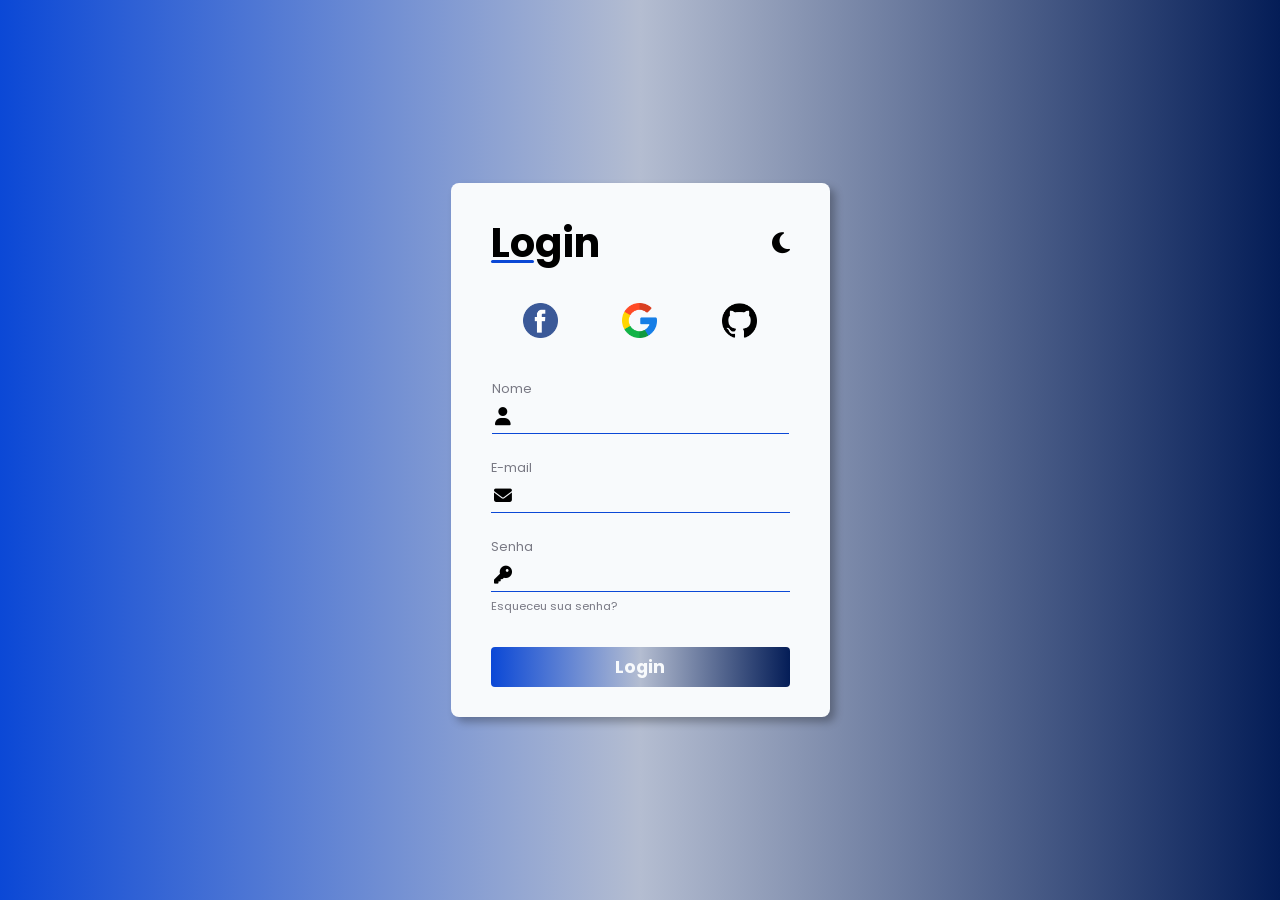
<file: index.html>
<!DOCTYPE html>
<html lang="pt-br
">
<head>
    <meta charset="UTF-8">
    <meta http-equiv="X-UA-Compatible" content="IE=edge">
    <meta name="viewport" content="width=device-width, initial-scale=1.0">
    <link rel="stylesheet" href="https://cdnjs.cloudflare.com/ajax/libs/font-awesome/6.2.1/css/all.min.css" integrity="sha512-MV7K8+y+gLIBoVD59lQIYicR65iaqukzvf/nwasF0nqhPay5w/9lJmVM2hMDcnK1OnMGCdVK+iQrJ7lzPJQd1w==" crossorigin="anonymous" referrerpolicy="no-referrer" />
<link rel="stylesheet" href="css/stlyle.css">

    <title>Login Dark/Light</title>
</head>

<body>
    <main id="container">
        <form id="login">
            
            <div id="form_header">
                <h1>Login</h1>
                <i id ="mode_icon" class =" fa-solid fa-moon"> </i >
            </div>

            <div id="social_media">
                <a href="#">
                    <img src="imagens/facebook.png" alt="Facebook logo">
                </a>
                <a href="#">
                    <img src="imagens/google.png" alt="Google logo">
                </a>
                <a href="#">
                    <img src="imagens/github.png" alt="GitHub logo">
                </a>
            </div>

            <div id="inputs">
                <div class="input_box">
                    <label for="name">Nome
                     <div class="input_field">
                        <i  class = "fa-solid fa-user " > </i >
                        <input type="text" id="name" name="name">    
                     </div>   
                    </label>
                </div>
          

                <div class="input_box">
                    <label for="email">E-mail
                     <div class="input_field">
                        <i  class = "fa-solid fa-envelope " > </i >
                        <input type="text" id="email" name="email">    
                     </div>   
                    </label>
                </div>

                 <div class="input_box">
                    <label for="senha">Senha
                     <div class="input_field">
                        <i  class = "fa-solid fa-key " > </i >
                        <input type="password" id="senha" name="senha">    
                     </div>   
                    </label>
                    <div id="forgot_password">
                        <a href="#">Esqueceu sua senha?</a>
                    </div>
                 </div>

            </div>

            <button type="submit" id="login_button"    >Login</button>

            





        </form>
    </main>

    <script type="text/javascript" src="js/script.js"></script>
    
</body>
</html>
</file>
<file: css/stlyle.css>
@import url('https://fonts.googleapis.com/css2?family=Poppins:wght@100;200;300;400&display=swap');

:root{
    --color-light-50: #f8fafc;

    --color-dark-50: #797984;
    --color-dark-100: #312d37;
    --color-dark-900: #000;

    --color-blue-50: #0B48D6;
    --color-blue-100: #B4BDD1;
    --color-blue-200: #041D57;

    --color-gradient: linear-gradient(90deg, var(--color-blue-50), var(--color-blue-100), var(--color-blue-200));
}

*{
    font-family: 'Poppins', sans-serif;
    margin: 0;
    padding: 0;
    box-sizing: border-box;
}

#container{
    height: 100vh;
    width: 100%;
    display: flex;
    justify-content: center;
    align-items: center;
    background: var(--color-gradient);
}

#login{
    background-color: var(--color-light-50);
    display: flex;
    flex-direction: column;
    padding: 30px 40px;
    border-radius: 8px;
    gap: 30px;
    box-shadow: 5px 5px 8px rgba(0, 0, 0, 0.295);
    height: fit-content;
    animation: dark-to-light 0.3s ease-in-out;
}

#form_header{
    display: flex;
    align-items: center;
    justify-content: space-between;
}

#form_header h1{
    font-size: 2.5em;
    position: relative;
}

#form_header h1::before{
    position: absolute;
    content: '';
    width: 40%;
    background-color: var(--color-blue-50);
    height: 3px;
    bottom: 10px;
    border-radius: 5px;
}

#mode_icon{
    cursor: pointer;
    font-size: 1.5em;
}

#social_media{
    display: flex;
    justify-content: space-around;

}

#social_media img{
    width: 35px;
}

#social_media img:hover{
    transform: scale(1.2);
}

#inputs{
    display: flex;
    align-items: center;
    justify-content: center;
    flex-direction: column;
    gap: 20px;
}

.input_box label{
    font-size: 0.8em;
    color: var(--color-dark-50);
}

.input_field{
    display: flex;
    align-items: center;
    gap: 15px;
    padding: 3px;
    border-bottom: 1px solid var(--color-blue-50);
    cursor: text;
}

.input_field i{
    font-size: 1.4em;
    color: var(--color-dark-900);
    cursor: text;
}

.input_field input{
    border: none;
    width: 260px;
    background-color: transparent;
    font-size: 1.4em;
    padding: 0px 5px;
}

.input_field input:focus{
    outline: none;
}

#forgot_password a{
    text-decoration: none;
    font-size: 0.7em;
    color: var(--color-dark-50);
}

#forgot_password a:hover{
    color: var(--color-blue-50);
}

#login_button{
    border: none;
    background: var(--color-gradient);
    padding: 7px;
    border-radius: 4px;
    color: var(--color-light-50);
    font-weight: bold;
    font-size: 1.1em;
    cursor: pointer;
}

#login_button:hover{
    transform: scale(1.05);
}

.dark#login {
    color: var(--color-light-50);
    background-color: var(--color-dark-100);
    animation: light-to-dark 0.3s ease-in-out;
}

.dark#login .input_field input,
.dark#login .input_field i {
    color: var(--color-light-50);

}

@keyframes dark-to-light{
    0%{
       background-color: var(--color-dark-100); 
    }
    100%{
        background-color: var(--color-light-50);
    }
}

@keyframes light-to-dark{
    0%{
       background-color: var(--color-light-50); 
    }
    100%{
        background-color: var(--color-dark-100);
    }
}
</file>
